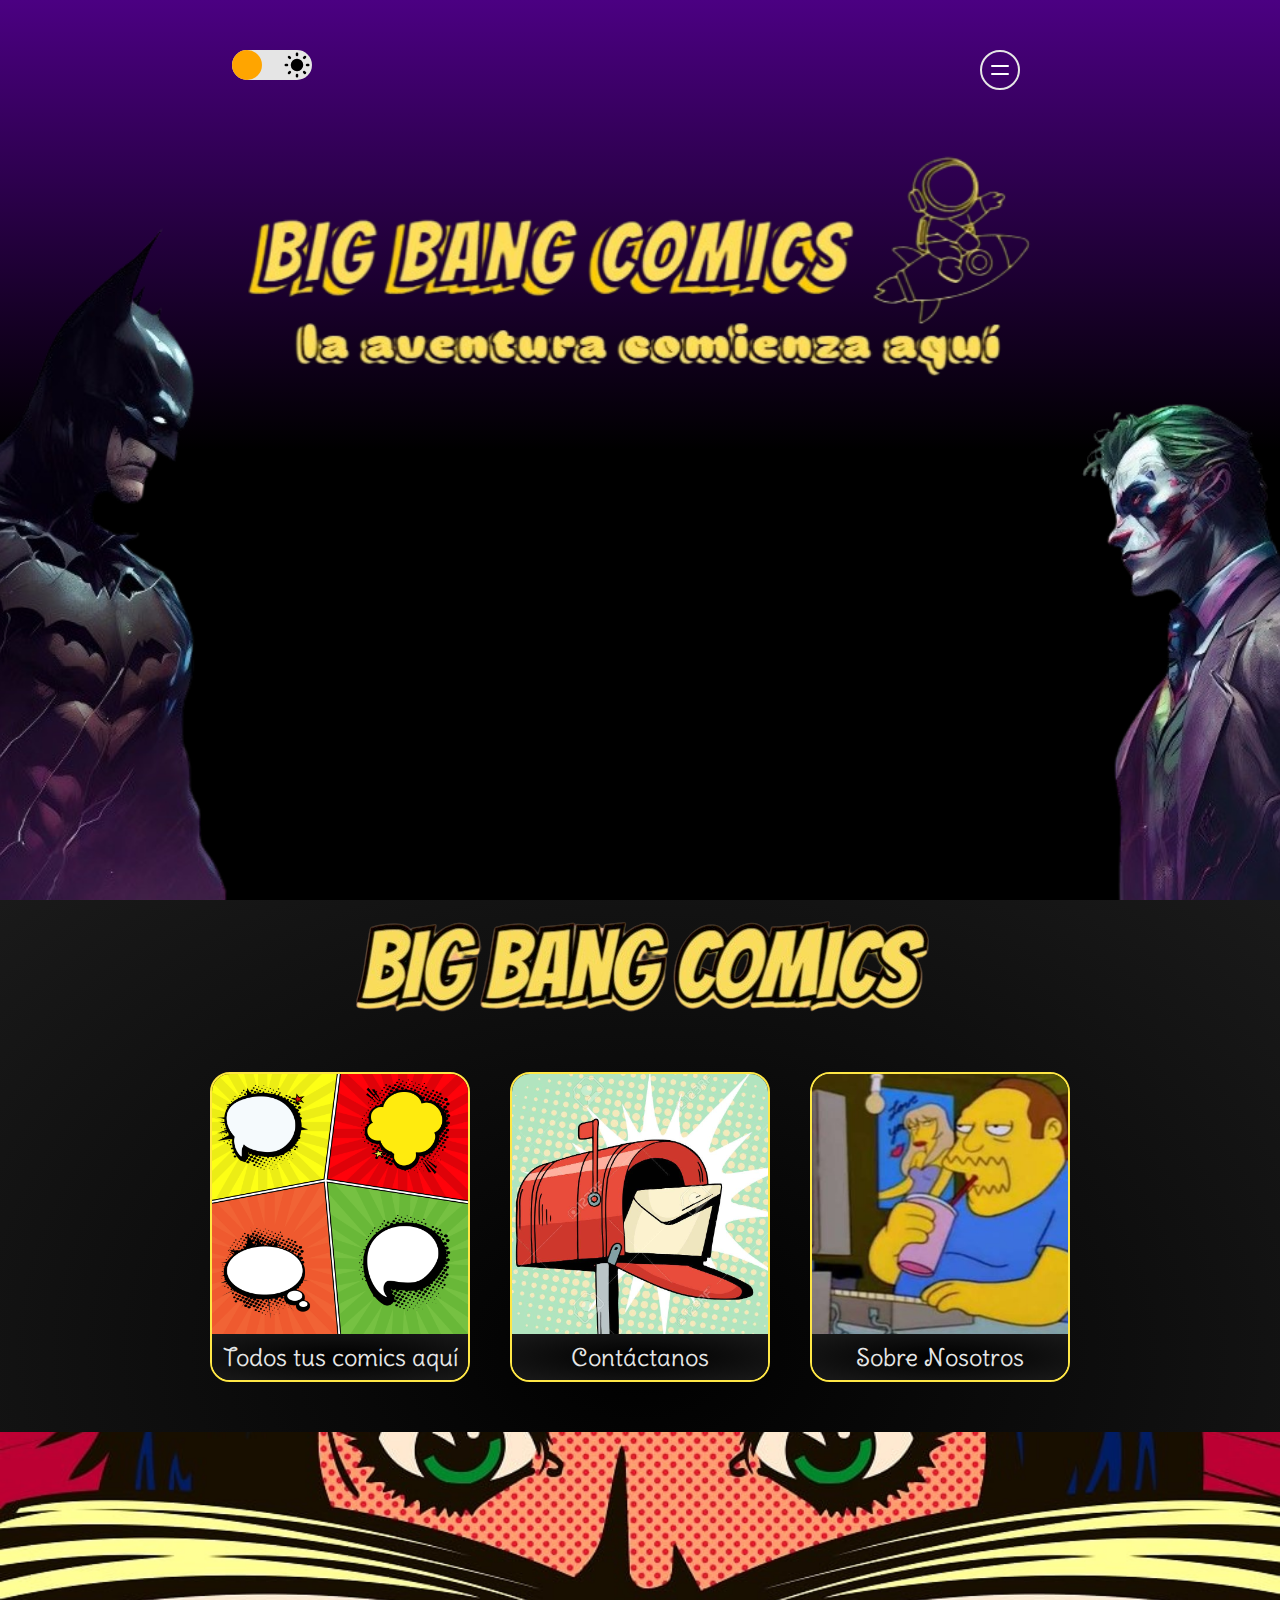
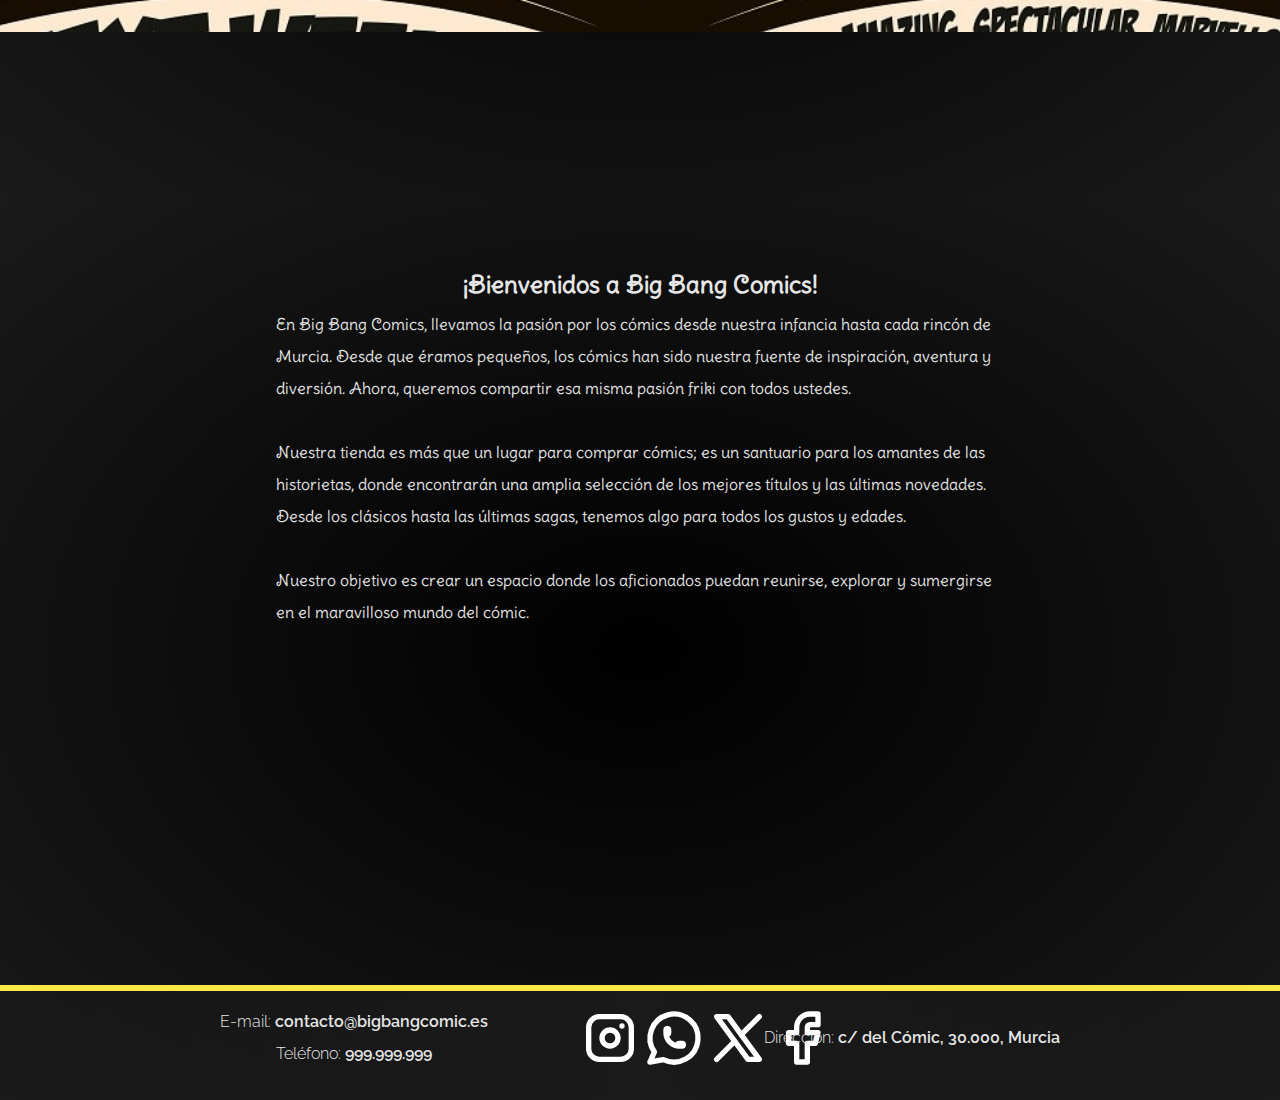
<file: index.html>
<!DOCTYPE html>
<html lang="es">
<head>
    <meta charset="UTF-8">
    <meta name="viewport" content="width=device-width, initial-scale=1.0">
    <title>Big Bang - Home </title>
    <link rel="preconnect" href="https://fonts.googleapis.com">
    <link rel="preconnect" href="https://fonts.gstatic.com" crossorigin>
    <link href="https://fonts.googleapis.com/css2?family=Playfair+Display:ital,wght@0,700;1,700&family=Raleway:ital,wght@0,100..900;1,100..900&display=swap" rel="stylesheet">
    <link href="https://fonts.googleapis.com/css2?family=Delius+Swash+Caps&display=swap" rel="stylesheet">

    <link rel="stylesheet" href="/CSS/style.css">

</head>


    <div class="imagen-index">

        <div class="menu-home centrar-min">
            <div class="interruptor">
                <button class="pulsador-modo" id="pulsador-modo">
                    <span> <img src="/imagenes/iconos/moon.svg" alt="" class="luna"> </span>
                    <span> <img src="/imagenes/iconos/sun.svg" class="sol" alt=""> </span>
                </button>
            </div>

            <div class="banner-index">
                <img src="/imagenes/img/banner.png" alt="" class="banner-home">
            </div>

            <div class="botones">
                <div class="btn" id="interruptor-menu">
                    <img src="/imagenes/iconos/menu-blanco.svg" id="menu" class="menu" alt="">
                </div>
            </div>


        </div>

            <img src="/imagenes/img/batman-home.png" alt="" class="batman-index">
            <img src="/imagenes/img/joker-home.png" alt="" class="joker-index">

    </div>



        <!-- M E N U  -->

        <nav class="menu-principal" id="menu-principal">
            <img src="/imagenes/iconos/cerrar-blanco.svg" id="cerrar-menu" class="cerrar-menu" alt="">

            <div class="elemento-lista">
                <ul class="lista">
                    <li class="elemento-lista">
                        <div class="elemento-menu">
                            <a class="enlace-menu" href="/index.html"> Home </a>
                        </div>
                    </li>

                    <li class="elemento-lista">
                        <div class="elemento-menu">
                            <a class="enlace-menu" href="/productos.html"> Cómics </a>
                        </div>
                    </li>
        
                    <li class="elemento-lista">
                        <div class="elemento-menu">
                            <a class="enlace-menu" href="/contacto.html"> Contacto </a>
                        </div>
                    </li>
                </ul>
            </div>
        </nav> 

        <!-- MAIN -->
        <main class="main-home">
            <div class="home-uno">
                <div class="menu centrar-min">
                    <img src="/imagenes/img/logo-banner.png" alt="">
                </div>

                <section class="secciones-home centrar-max">
                    <a class="seccion-home tienda" href="/productos.html">
                        <div class="imagen-tienda">
                        </div>
                        <div class="texto-tienda">
                            <p>Todos tus comics aquí</p>
                        </div>
                    </a>
                    <a class="seccion-home contacto-home" href="/contacto.html">
                        <div class="imagen-contacto">
                        </div>
                        <div class="texto-tienda">
                            <p>Contáctanos</p>
                        </div>
                    </a>
                    <a class="seccion-home tienda" href="/index.html">
                        <div class="imagen-nosotros">
                        </div>
                        <div class="texto-tienda">
                            <p>Sobre Nosotros</p>
                        </div>
                    </a>


                </section>

                <section class="banner-main">
                </section>
            </div>

            <div class="home-dos" >

                <section class="sobrenosotros-home centrar-max" id="traslado">
                        <h1 class="nosotros-home-titulo">¡Bienvenidos a Big Bang Comics!</h1>

                        <p class="nosotros-home-texto">
                            En Big Bang Comics, llevamos la pasión por los cómics desde nuestra infancia hasta cada rincón de Murcia. Desde que éramos pequeños, los cómics han sido nuestra fuente de inspiración, aventura y diversión. Ahora, queremos compartir esa misma pasión friki con todos ustedes.
                            <br> <br>
                            Nuestra tienda es más que un lugar para comprar cómics; es un santuario para los amantes de las historietas, donde encontrarán una amplia selección de los mejores títulos y las últimas novedades. Desde los clásicos hasta las últimas sagas, tenemos algo para todos los gustos y edades.
                            <br> <br>
                            
                            Nuestro objetivo es crear un espacio donde los aficionados puedan reunirse, explorar y sumergirse en el maravilloso mundo del cómic. 

                        </p>




                </section>
                <footer class="footer">
                    <div class="menu-footer centrar">
        
                        <div class="elementos-footer">
                                <p><span>E-mail: </span>  contacto@bigbangcomic.es</p>
                                <p><span>Teléfono: </span> 999.999.999</p>
                        </div>
        
                        <div class="brand">
                            <img src="/imagenes/iconos/brand-instagram.svg" alt="">
                            <img src="/imagenes/iconos/brand-whatsapp.svg" alt="">
                            <img src="/imagenes/iconos/brand-x.svg" alt="">
                            <img src="/imagenes/iconos/brand-facebook.svg" alt="">
                        </div>
        
                        <div class="elementos-footer">
                            <p><span>Dirección:</span> c/ del Cómic, 30.000, Murcia </p>
                        </div>
                    </div>  
                </footer> 

            </div>

        </main>


        <script src="/JavaScript/menu.js"></script>
        <script src="/JavaScript/mouse.js"></script>
        <script src="/JavaScript/modo.js"></script>
    </body>
</file>
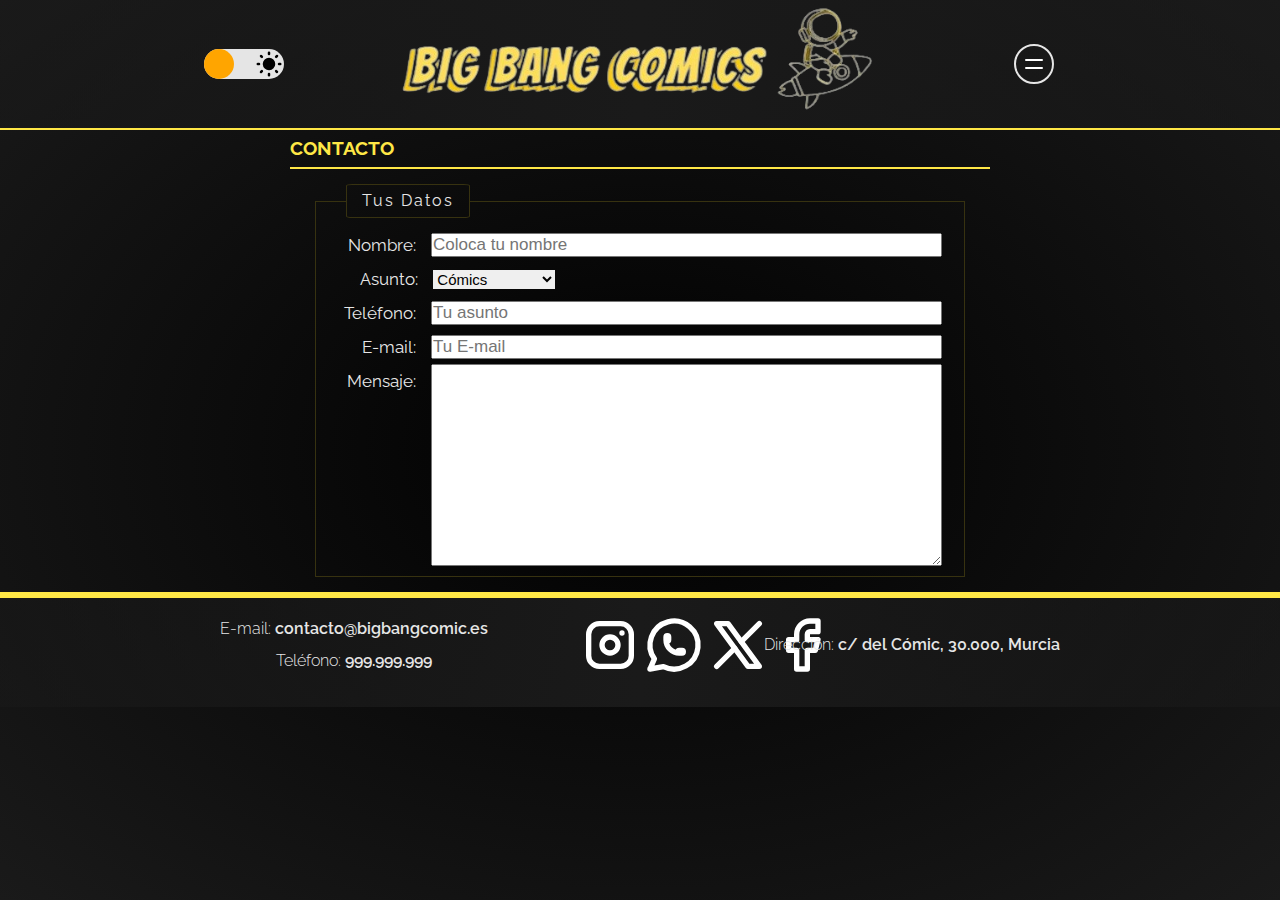
<file: contacto.html>
<!DOCTYPE html>
<html lang="es">
<head>
    <meta charset="UTF-8">
    <meta name="viewport" content="width=device-width, initial-scale=1.0">
    <title>Big Bang - Contacto </title>
    <link rel="preconnect" href="https://fonts.googleapis.com">
    <link rel="preconnect" href="https://fonts.gstatic.com" crossorigin>
    <link href="https://fonts.googleapis.com/css2?family=Playfair+Display:ital,wght@0,700;1,700&family=Raleway:ital,wght@0,100..900;1,100..900&display=swap" rel="stylesheet">
    <link rel="stylesheet" href="/CSS/style.css">
</head>

<body>
    <header class="header">
        <div class="header-contenedor centrar-min">

            <div class="interruptor">
                <button class="pulsador-modo" id="pulsador-modo">
                    <span> <img src="/imagenes/iconos/moon.svg" alt="" class="luna"> </span>
                    <span> <img src="/imagenes/iconos/sun.svg" class="sol" alt=""> </span>
                </button>
            </div>

            <div class="logo-nombre">
                <div class="nombre">
                    <img class="nombre" src="/imagenes/img/banner-nombre.png" alt="" class="nombre-cabecera">
                </div>
                
                <img src="/imagenes/img/batman.png" alt="" class="batman-img">

            </div>
            
            <div class="botones">
                <div class="btn" id="interruptor-menu">
                    <img src="/imagenes/iconos/menu-blanco.svg" id="menu" class="menu" alt="">
                </div>
            </div>
        </div>


    </header>

        <!-- M E N U  -->
        <nav class="menu-principal" id="menu-principal">
            <img src="/imagenes/iconos/cerrar-blanco.svg" id="cerrar-menu" class="cerrar-menu" alt="">

            <div class="elemento-lista">
                <ul class="lista">
                    <li class="elemento-lista">
                        <div class="elemento-menu">
                            <a class="enlace-menu" href="/index.html"> Home </a>
                        </div>
                    </li>

                    <li class="elemento-lista">
                        <div class="elemento-menu">
                            <a class="enlace-menu" href="/productos.html"> Cómics </a>
                        </div>
                    </li>
        
                    <li class="elemento-lista">
                        <div class="elemento-menu">
                            <a class="enlace-menu" href="/contacto.html"> Contacto </a>
                        </div>
                    </li>
                </ul>
            </div>
        </nav> 

    <main class="main centrar-min">
        <section class="main-contacto">
            <div class="titulo-contacto">
                <h3>Contacto</h3>
            </div>

            <form action="" class="formulario">
                <fieldset>
                    <legend>Tus datos</legend>

                    <div class="campos">
                        <div class="campo">
                            <label for="nombre">Nombre:</label>
                            <input class="input" id="nombre" type="text" placeholder="Coloca tu nombre" required>
                        </div>
                        
                        <div class="campo">
                          <label for="asunto">Asunto:</label>
                          <div class="campo-asuntos">
                            <select name="" id="pais">
                                <option disabled>-- Seleccione --</option>
                                <option value="Co">Cómics</option>
                                <option value="Pr">Proveedores</option>
                                <option value="Ot">Otros</option>
                              </select>
                          </div>
                        </div>
              
                        <div class="campo">
                          <label for="telefono">Teléfono:</label>
                          <input class="input" id="telefono" type="tel" placeholder="Tu asunto" required> 
                        </div>
              
                        <div class="campo">
                          <label for="email">E-mail:</label>
                          <input class="input" id="email" type="email" placeholder="Tu E-mail">
                        </div>
                        
                        <div class="campo">
                          <label for="mensaje">Mensaje:</label>
                          <textarea class="input" name="" id="" cols="20" rows="10"></textarea>
                        </div>

                      
                    </div>
                </fieldset>
            </form>

        </section>


    </main>

        

        
    <footer class="footer">
        <div class="menu-footer centrar">

            <div class="elementos-footer">
                    <p><span>E-mail: </span>  contacto@bigbangcomic.es</p>
                    <p><span>Teléfono: </span> 999.999.999</p>
            </div>

            <div class="brand">
                <img src="/imagenes/iconos/brand-instagram.svg" alt="">
                <img src="/imagenes/iconos/brand-whatsapp.svg" alt="">
                <img src="/imagenes/iconos/brand-x.svg" alt="">
                <img src="/imagenes/iconos/brand-facebook.svg" alt="">
            </div>

            <div class="elementos-footer">
                <p><span>Dirección:</span> c/ del Cómic, 30.000, Murcia </p>
            </div>
        </div>  
    </footer> 


    <script src="/JavaScript/modo.js"></script>
    <script src="/JavaScript/menu.js"></script>
    <script src="/JavaScript/desplegable.js"></script>
    <script src="/JavaScript/compra.js"></script>
    </body>
</file>
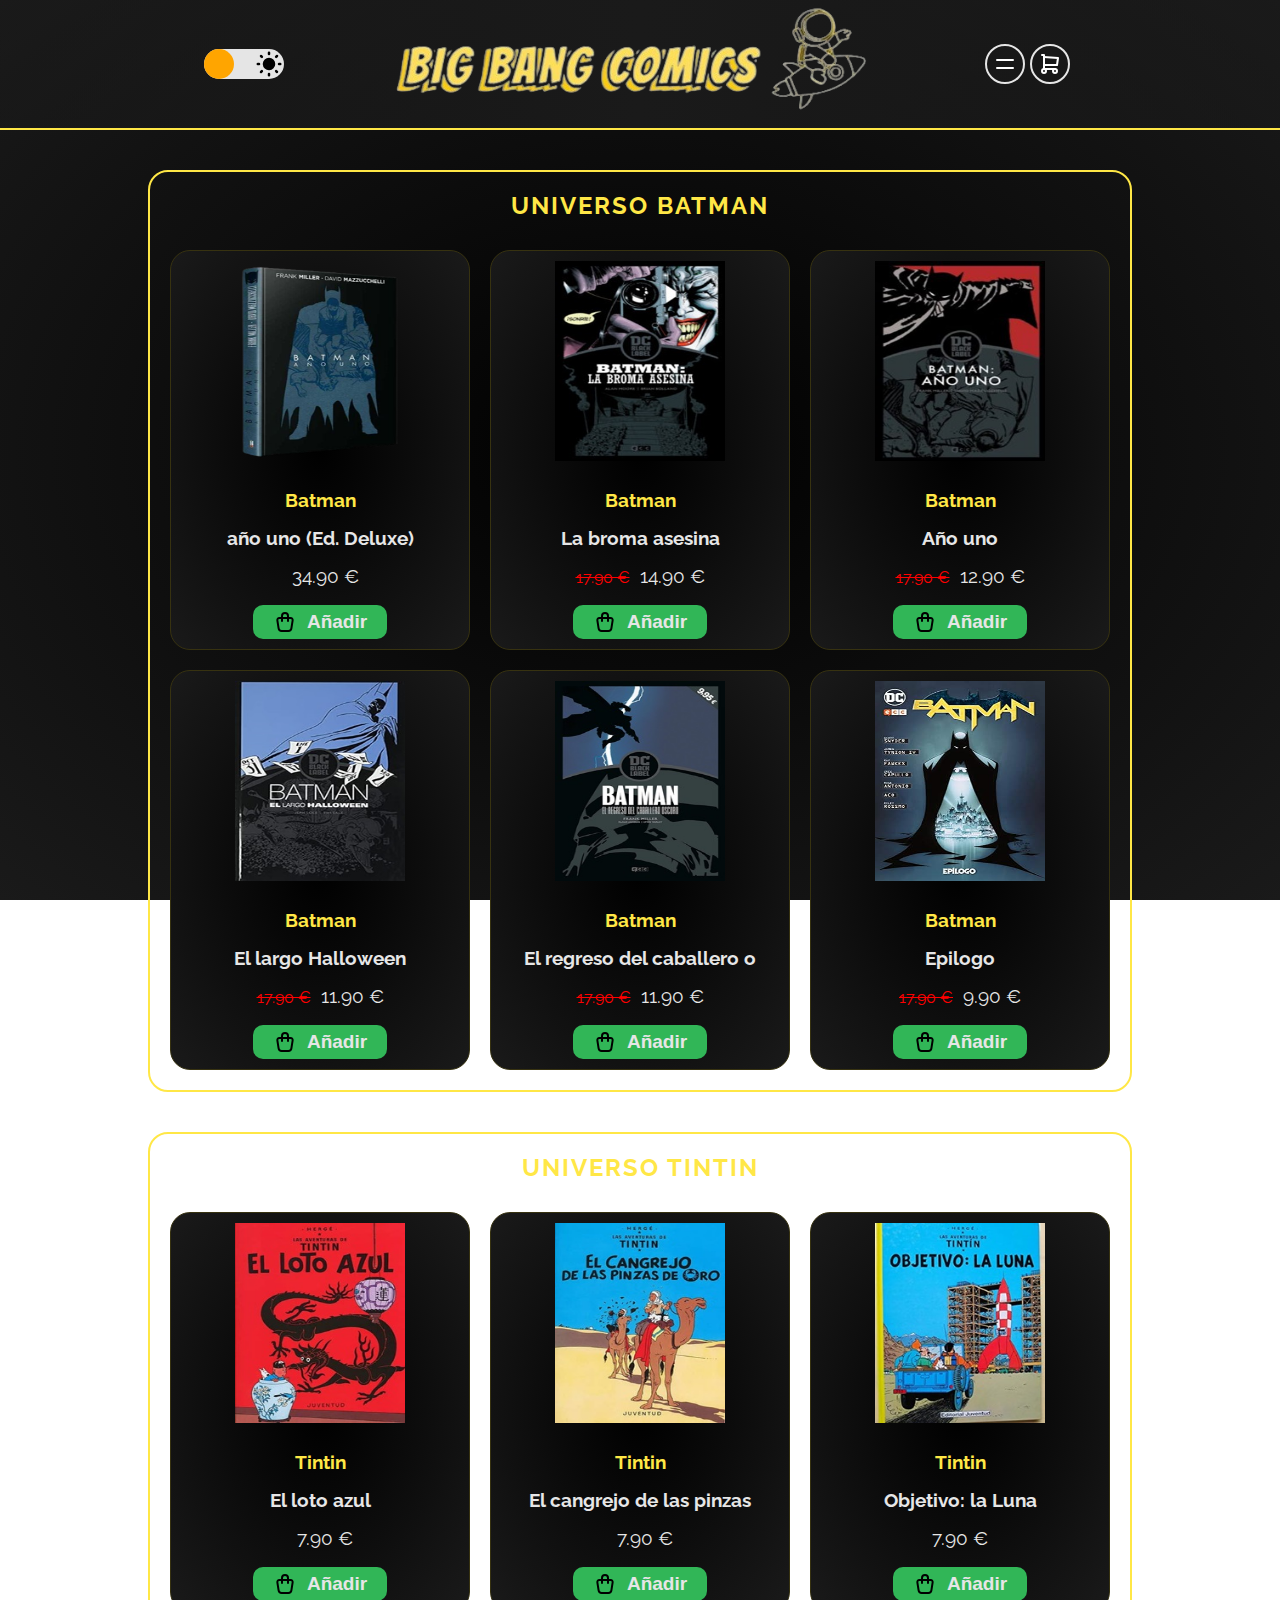
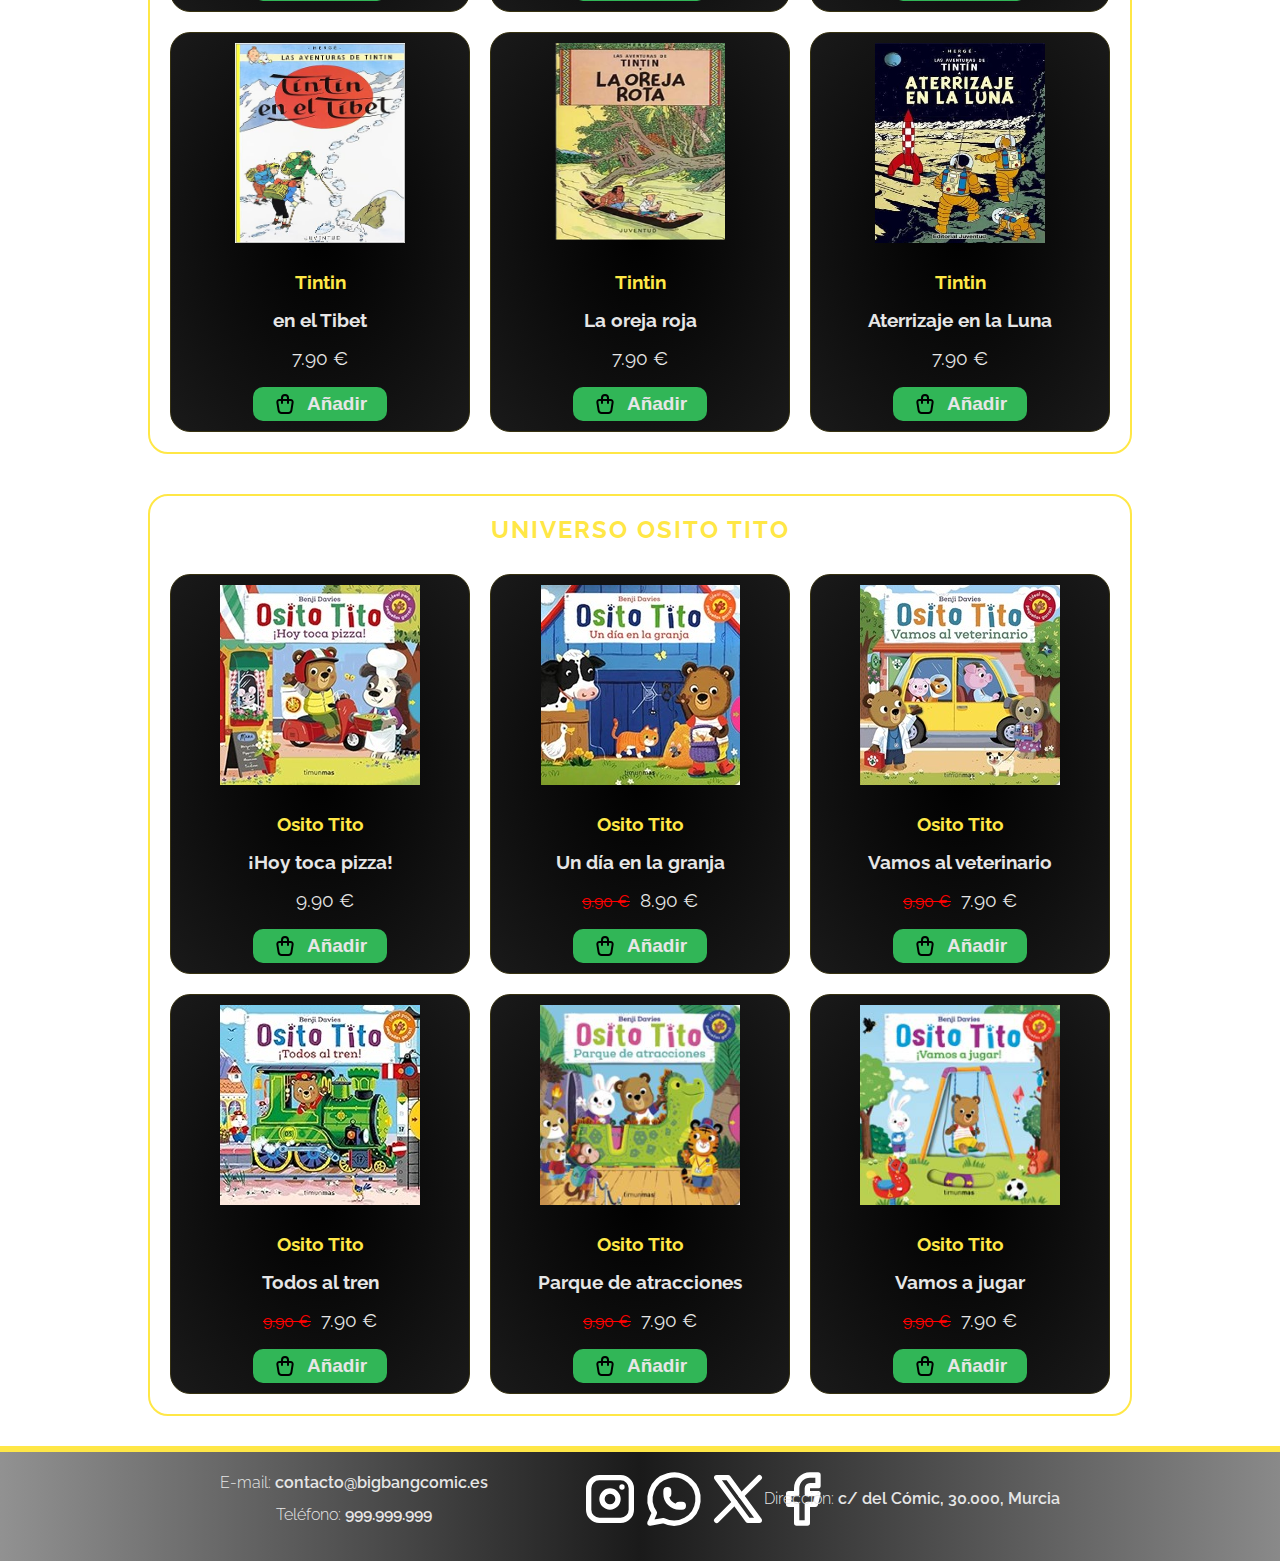
<file: productos.html>
<!DOCTYPE html>
<html lang="es">
<head>
    <meta charset="UTF-8">
    <meta name="viewport" content="width=device-width, initial-scale=1.0">
    <title>Big Bang - Productos </title>
    <link rel="preconnect" href="https://fonts.googleapis.com">
    <link rel="preconnect" href="https://fonts.gstatic.com" crossorigin>
    <link href="https://fonts.googleapis.com/css2?family=Playfair+Display:ital,wght@0,700;1,700&family=Raleway:ital,wght@0,100..900;1,100..900&display=swap" rel="stylesheet">
    <link rel="stylesheet" href="/CSS/style.css">
</head>

<body>

        <header class="header">
            <div class="header-contenedor centrar-min">
    
                <div class="interruptor">
                    <button class="pulsador-modo" id="pulsador-modo">
                        <span> <img src="/imagenes/iconos/moon.svg" alt="" class="luna"> </span>
                        <span> <img src="/imagenes/iconos/sun.svg" class="sol" alt=""> </span>
                    </button>
                </div>
    
                <div class="logo-nombre">
                    <div class="nombre">
                        <img class="nombre" src="/imagenes/img/banner-nombre.png" alt="" class="nombre-cabecera">
                    </div>
                    
                    <img src="/imagenes/img/batman.png" alt="" class="batman-img">

                </div>
                
                <div class="botones">
                    <div class="btn" id="interruptor-menu">
                        <img src="/imagenes/iconos/menu-blanco.svg" id="menu" class="menu" alt="">
                    </div>
                    
    
                    <div class="btn" id="compra">
                        <img src="/imagenes/iconos/carro-blanco.svg" alt="" id="carro">
                    </div>


                </div>
            </div>


        </header>

        <!-- M E N U  -->
        <nav class="menu-principal" id="menu-principal">
            <img src="/imagenes/iconos/cerrar-blanco.svg" id="cerrar-menu" class="cerrar-menu" alt="">

            <div class="elemento-lista">
                <ul class="lista">
                    <li class="elemento-lista">
                        <div class="elemento-menu">
                            <a class="enlace-menu" href="/index.html"> Home </a>
                        </div>
                    </li>

                    <li class="elemento-lista">
                        <div class="elemento-menu">
                            <a class="enlace-menu" href="/productos.html"> Cómics </a>
                        </div>
                    </li>
        
                    <li class="elemento-lista">
                        <div class="elemento-menu">
                            <a class="enlace-menu" href="/contacto.html"> Contacto </a>
                        </div>
                    </li>
                </ul>
            </div>
        </nav> 

        <!-- CARRITO -->
        <div class="contenedor-carrito" id="contenedor-carrito">
            <ul>
                <li class="menu-compra"> 
                    <div class="carrito" id="carrito">
                        <img src="/imagenes/iconos/cerrar-blanco.svg" id="cerrar-carrito" class="cerrar-carrito" alt="">
                        <table class="lista-carrito">
                            <thead>
                                <tr>
                                    <th>Artículo</th>
                                    <th>Precio</th>
                                    <th>Cantidad</th>
                                    <th></th>
                                </tr>
                            </thead>
    
                            <tbody></tbody>
                        </table>

                        <a id="vaciar" class="vaciar"> Vaciar Carrito</a>
                    </div>
                </li>
            </ul>
        </div> 
        
        <!-- MAIN -->

        <main class="main-productos centrar-max">
            <section class="seccion seccion-batman centrar" id="lista-productos">
                <div class="elemento-index desplegable" id="elemento-menu">
                    <div class="titulo-seccion">
                        <h2>Universo Batman</h2>
                    </div>
                </div>
                
                <div class="contenidos centrar-max">

                    <div class="contenido-principal centrar-max">

                        <div class="elemento-seccion-principal centrar-max">

                            <div class="imagen-seccion-principal">
                                <img src="/imagenes/img/batman-05.png" alt="" class="imagen-producto-principal imagen-principal-batman">
                            </div>

                            <div class="producto-seccion-principal">
                                <div class="datos-seccion info-producto">
                                    <div class="titulo-datos" id="b5">
                                        <div>
                                            <h4 class="nombre-seccion nombre-producto"> Batman </h4>
                                        </div>

                                        <div>
                                            <h4 class="nombre-titulo nombre-producto"> año uno (Ed. Deluxe) </h4>
                                        </div>
                                    </div>
                                    <div class="precio-datos">
                                        <p> <p class="precio-producto"> 34.90 €</p>
                                    </div>

                                    <button class="agregar-seccion">
                                        <img src="/imagenes/iconos/bolsa-compra-negra.svg" alt="" class="agregar-carrito">
                                        <p class="agregar-carrito">Añadir</p>
                                    </button>
                                </div>

                            </div>

                            
                        </div>
                    
                        <div class="elemento-seccion-principal centrar-max">

                            <div class="imagen-seccion-principal">
                                <img src="/imagenes/img/batman-2.jpeg" alt="" class="imagen-producto-principal imagen-principal-batman">
                            </div>

                            <div class="producto-seccion-principal">
                                <div class="datos-seccion info-producto">
                                    <div class="titulo-datos" id="b2">
                                        <div>
                                            <h4 class="nombre-seccion nombre-producto"> Batman </h4>
                                        </div>

                                        <div>
                                            <h4 class="nombre-titulo nombre-producto"> La broma asesina </h4>
                                        </div>
                                    </div>
                                    <div class="precio-datos">
                                        <p><span>17.90 €</span> <p class="precio-producto"> 14.90 €</p>
                                    </div>

                                    <button class="agregar-seccion">
                                        <img src="/imagenes/iconos/bolsa-compra-negra.svg" alt="" class="agregar-carrito">
                                        <p class="agregar-carrito">Añadir</p>
                                    </button>
                                </div>

                            </div>

                            
                        </div>

                        <div class="elemento-seccion-principal centrar-max">

                            <div class="imagen-seccion-principal">
                                <img src="/imagenes/img/batman-1.jpeg" alt="" class="imagen-producto-principal imagen-principal-batman">
                            </div>

                            <div class="producto-seccion-principal">
                                <div class="datos-seccion info-producto">
                                    <div class="titulo-datos titulo-datos-secundario" id="b3">
                                        <div>
                                            <h4 class="nombre-seccion nombre-producto"> Batman </h4>
                                        </div>

                                        <div>
                                            <h4 class="nombre-titulo nombre-producto"> Año uno </h4>
                                        </div>
                                    </div>
                                    <div class="precio-datos">
                                        <p> <span>17.90 €</span> </p> <p class="precio-producto"> 12.90 €</p>
                                    </div>
                                    <button class="agregar-seccion">
                                        <img src="/imagenes/iconos/bolsa-compra-negra.svg" alt="" class="agregar-carrito">
                                        <p class="agregar-carrito">Añadir</p>
                                    </button>
                                </div>
                            </div>

                            
                        </div>

                        <div class="elemento-seccion-principal centrar-max">

                            <div class="imagen-seccion-principal">
                                <img src="/imagenes/img/batman-4.jpg" alt="" class="imagen-producto-principal imagen-principal-batman">
                            </div>

                            <div class="producto-seccion-principal">
                                <div class="datos-seccion info-producto">
                                    <div class="titulo-datos titulo-datos-secundario" id="b4">
                                        <div>
                                            <h4 class="nombre-seccion nombre-producto"> Batman </h4>
                                        </div>

                                        <div>
                                            <h4 class="nombre-titulo nombre-producto"> El largo Halloween </h4>
                                        </div>
                                    </div>
                                    <div class="precio-datos">
                                        <p> <span>17.90 €</span> </p> <p class="precio-producto"> 11.90 €</p>
                                    </div>
                                    <button class="agregar-seccion">
                                        <img src="/imagenes/iconos/bolsa-compra-negra.svg" alt="" class="agregar-carrito">
                                        <p class="agregar-carrito">Añadir</p>
                                    </button>
                                </div>
                            </div>

                            
                        </div>

                        <div class="elemento-seccion-principal centrar-max">

                            <div class="imagen-seccion-principal">
                                <img src="/imagenes/img/batman-3pg.jpg" alt="" class="imagen-producto-principal imagen-principal-batman">
                            </div>

                            <div class="producto-seccion-principal">
                                <div class="datos-seccion info-producto">
                                    <div class="titulo-datos titulo-datos-secundario" id="b3">
                                        <div>
                                            <h4 class="nombre-seccion nombre-producto"> Batman </h4>
                                        </div>

                                        <div>
                                            <h4 class="nombre-titulo nombre-producto"> El regreso del caballero o </h4>
                                        </div>
                                    </div>
                                    <div class="precio-datos">
                                        <p> <span>17.90 €</span> </p> <p class="precio-producto"> 11.90 €</p>
                                    </div>
                                    <button class="agregar-seccion">
                                        <img src="/imagenes/iconos/bolsa-compra-negra.svg" alt="" class="agregar-carrito">
                                        <p class="agregar-carrito">Añadir</p>
                                    </button>
                                </div>
                            </div>

                            
                        </div>

                        <div class="elemento-seccion-principal centrar-max">

                            <div class="imagen-seccion-principal">
                                <img src="/imagenes/img/batman-06.jpg" alt="" class="imagen-producto-principal imagen-principal-batman">
                            </div>

                            <div class="producto-seccion-principal">
                                <div class="datos-seccion info-producto">
                                    <div class="titulo-datos titulo-datos-secundario" id="b6">
                                        <div>
                                            <h4 class="nombre-seccion nombre-producto"> Batman </h4>
                                        </div>

                                        <div>
                                            <h4 class="nombre-titulo nombre-producto"> Epilogo </h4>
                                        </div>
                                    </div>
                                    <div class="precio-datos">
                                        <p> <span>17.90 €</span> </p> <p class="precio-producto"> 9.90 €</p>
                                    </div>
                                    <button class="agregar-seccion">
                                        <img src="/imagenes/iconos/bolsa-compra-negra.svg" alt="" class="agregar-carrito">
                                        <p class="agregar-carrito">Añadir</p>
                                    </button>
                                </div>
                            </div>

                            
                        </div>
                    </div>



                </div>

            </section>

            <section class="seccion seccion-tintin" id="lista-productos">
                <div class="elemento-index desplegable" id="elemento-menu">
                    <div class="titulo-seccion">
                        <h2>Universo Tintin</h2>
                    </div>
                </div>
                
                <div class="contenidos centrar-max">

                    <div class="contenido-principal centrar-max">

                        <div class="elemento-seccion-principal centrar-max">

                            <div class="imagen-seccion-principal">
                                <img src="/imagenes/img/tintin1.webp" alt="" class="imagen-producto-principal imagen-principal-tintin">
                            </div>

                            <div class="producto-seccion-principal">
                                <div class="datos-seccion info-producto">
                                    <div class="titulo-datos" id="t1">
                                        <div>
                                            <h4 class="nombre-seccion nombre-producto"> Tintin </h4>
                                        </div>

                                        <div>
                                            <h4 class="nombre-titulo nombre-producto"> El loto azul </h4>
                                        </div>
                                    </div>
                                    <div class="precio-datos">
                                        <p> <p class="precio-producto"> 7.90 €</p>
                                    </div>

                                    <button class="agregar-seccion">
                                        <img src="/imagenes/iconos/bolsa-compra-negra.svg" alt="" class="agregar-carrito">
                                        <p class="agregar-carrito">Añadir</p>
                                    </button>
                                </div>

                            </div>

                            
                        </div>
                    
                        <div class="elemento-seccion-principal centrar-max">

                            <div class="imagen-seccion-principal">
                                <img src="/imagenes/img/tintin2.webp" alt="" class="imagen-producto-principal imagen-principal-tintin">
                            </div>

                            <div class="producto-seccion-principal">
                                <div class="datos-seccion info-producto">
                                    <div class="titulo-datos" id="t2">
                                        <div>
                                            <h4 class="nombre-seccion nombre-producto"> Tintin </h4>
                                        </div>

                                        <div>
                                            <h4 class="nombre-titulo nombre-producto"> El cangrejo de las pinzas</h4>
                                        </div>
                                    </div>
                                    <div class="precio-datos">
                                        <p> <p class="precio-producto"> 7.90 €</p>
                                    </div>

                                    <button class="agregar-seccion">
                                        <img src="/imagenes/iconos/bolsa-compra-negra.svg" alt="" class="agregar-carrito">
                                        <p class="agregar-carrito">Añadir</p>
                                    </button>
                                </div>

                            </div>

                            
                        </div>

                        <div class="elemento-seccion-principal centrar-max">

                            <div class="imagen-seccion-principal">
                                <img src="/imagenes/img/tintin3jpg.jpg" alt="" class="imagen-producto-principal imagen-principal-tintin">
                            </div>

                            <div class="producto-seccion-principal">
                                <div class="datos-seccion info-producto">
                                    <div class="titulo-datos titulo-datos-secundario" id="t3">
                                        <div>
                                            <h4 class="nombre-seccion nombre-producto"> Tintin </h4>
                                        </div>

                                        <div>
                                            <h4 class="nombre-titulo nombre-producto"> Objetivo: la Luna </h4>
                                        </div>
                                    </div>
                                    <div class="precio-datos">
                                        <p class="precio-producto"> 7.90 €</p>
                                    </div>
                                    <button class="agregar-seccion">
                                        <img src="/imagenes/iconos/bolsa-compra-negra.svg" alt="" class="agregar-carrito">
                                        <p class="agregar-carrito">Añadir</p>
                                    </button>
                                </div>
                            </div>

                            
                        </div>

                        <div class="elemento-seccion-principal centrar-max">

                            <div class="imagen-seccion-principal">
                                <img src="/imagenes/img/tintin4.jpg" alt="" class="imagen-producto-principal imagen-principal-tintin">
                            </div>

                            <div class="producto-seccion-principal">
                                <div class="datos-seccion info-producto">
                                    <div class="titulo-datos titulo-datos-secundario" id="t4">
                                        <div>
                                            <h4 class="nombre-seccion nombre-producto"> Tintin </h4>
                                        </div>

                                        <div>
                                            <h4 class="nombre-titulo nombre-producto"> en el Tibet </h4>
                                        </div>
                                    </div>
                                    <div class="precio-datos">
                                        <p class="precio-producto"> 7.90 €</p>
                                    </div>
                                    <button class="agregar-seccion">
                                        <img src="/imagenes/iconos/bolsa-compra-negra.svg" alt="" class="agregar-carrito">
                                        <p class="agregar-carrito">Añadir</p>
                                    </button>
                                </div>
                            </div>

                            
                        </div>

                        <div class="elemento-seccion-principal centrar-max">

                            <div class="imagen-seccion-principal">
                                <img src="/imagenes/img/tintin-5.png" alt="" class="imagen-producto-principal imagen-principal-tintin">
                            </div>

                            <div class="producto-seccion-principal">
                                <div class="datos-seccion info-producto">
                                    <div class="titulo-datos titulo-datos-secundario" id="t5">
                                        <div>
                                            <h4 class="nombre-seccion nombre-producto"> Tintin </h4>
                                        </div>

                                        <div>
                                            <h4 class="nombre-titulo nombre-producto"> La oreja roja </h4>
                                        </div>
                                    </div>
                                    <div class="precio-datos">
                                         <p class="precio-producto"> 7.90 €</p>
                                    </div>
                                    <button class="agregar-seccion">
                                        <img src="/imagenes/iconos/bolsa-compra-negra.svg" alt="" class="agregar-carrito">
                                        <p class="agregar-carrito">Añadir</p>
                                    </button>
                                </div>
                            </div>

                            
                        </div>

                        <div class="elemento-seccion-principal centrar-max">

                            <div class="imagen-seccion-principal">
                                <img src="/imagenes/img/tintin-06.jpg" alt="" class="imagen-producto-principal imagen-principal-tintin">
                            </div>

                            <div class="producto-seccion-principal">
                                <div class="datos-seccion info-producto">
                                    <div class="titulo-datos titulo-datos-secundario" id="t6">
                                        <div>
                                            <h4 class="nombre-seccion nombre-producto"> Tintin </h4>
                                        </div>

                                        <div>
                                            <h4 class="nombre-titulo nombre-producto"> Aterrizaje en la Luna </h4>
                                        </div>
                                    </div>
                                    <div class="precio-datos">
                                        <p class="precio-producto"> 7.90 €</p>
                                    </div>
                                    <button class="agregar-seccion">
                                        <img src="/imagenes/iconos/bolsa-compra-negra.svg" alt="" class="agregar-carrito">
                                        <p class="agregar-carrito">Añadir</p>
                                    </button>
                                </div>
                            </div>

                            
                        </div>

                    </div>

                </div>


            </section>

            <section class="seccion seccion-osito" id="lista-productos">
                <div class="elemento-index desplegable centrar-min" id="elemento-menu">
                    <div class="titulo-seccion">
                        <h2>Universo Osito Tito</h2>
                    </div>

                </div>
                
                <div class="contenidos centrar-max">

                    <div class="contenido-principal centrar-max">

                        <div class="elemento-seccion-principal centrar-max">

                            <div class="imagen-seccion-principal">
                                <img src="/imagenes/img/osito-tito1.jpg" alt="" class="imagen-producto-principal imagen-principal-osito">
                            </div>

                            <div class="producto-seccion-principal">
                                <div class="datos-seccion info-producto">
                                    <div class="titulo-datos" id="o1">
                                        <div>
                                            <h4 class="nombre-seccion nombre-producto"> Osito Tito </h4>
                                        </div>

                                        <div>
                                            <h4 class="nombre-titulo nombre-producto"> ¡Hoy toca pizza! </h4>
                                        </div>
                                    </div>
                                    <div class="precio-datos">
                                        <p> <p class="precio-producto"> 9.90 €</p>
                                    </div>

                                    <button class="agregar-seccion">
                                        <img src="/imagenes/iconos/bolsa-compra-negra.svg" alt="" class="agregar-carrito">
                                        <p class="agregar-carrito">Añadir</p>
                                    </button>
                                </div>

                            </div>

                            
                        </div>
                    
                        <div class="elemento-seccion-principal centrar-max">

                            <div class="imagen-seccion-principal">
                                <img src="/imagenes/img/osito-tito2.jpg" alt="" class="imagen-producto-principal imagen-principal-osito">
                            </div>

                            <div class="producto-seccion-principal">
                                <div class="datos-seccion info-producto">
                                    <div class="titulo-datos" id="o2">
                                        <div>
                                            <h4 class="nombre-seccion nombre-producto"> Osito Tito </h4>
                                        </div>

                                        <div>
                                            <h4 class="nombre-titulo nombre-producto"> Un día en la granja</h4>
                                        </div>
                                    </div>
                                    <div class="precio-datos">
                                        <p> <span>9.90 €</span> </p> <p class="precio-producto"> 8.90 €</p>
                                    </div>

                                    <button class="agregar-seccion">
                                        <img src="/imagenes/iconos/bolsa-compra-negra.svg" alt="" class="agregar-carrito">
                                        <p class="agregar-carrito">Añadir</p>
                                    </button>
                                </div>

                            </div>

                            
                        </div>
                    
                        <div class="elemento-seccion-principal centrar-max">

                            <div class="imagen-seccion-principal">
                                <img src="/imagenes/img/osito-tito3.jpg" alt="" class="imagen-producto-principal imagen-principal-osito">
                            </div>

                            <div class="producto-seccion-principal">
                                <div class="datos-seccion info-producto">
                                    <div class="titulo-datos titulo-datos-secundario" id="02">
                                        <div>
                                            <h4 class="nombre-seccion nombre-producto"> Osito Tito </h4>
                                        </div>

                                        <div>
                                            <h4 class="nombre-titulo nombre-producto"> Vamos al veterinario </h4>
                                        </div>
                                    </div>
                                    <div class="precio-datos">
                                        <p> <span>9.90 €</span> </p> <p class="precio-producto"> 7.90 €</p>
                                    </div>
                                    <button class="agregar-seccion">
                                        <img src="/imagenes/iconos/bolsa-compra-negra.svg" alt="" class="agregar-carrito">
                                        <p class="agregar-carrito">Añadir</p>
                                    </button>
                                </div>
                            </div>

                            
                        </div>
    
                        <div class="elemento-seccion-principal centrar-max">

                            <div class="imagen-seccion-principal">
                                <img src="/imagenes/img/osito-tito4.jpg" alt="" class="imagen-producto-principal imagen-principal-osito">
                            </div>

                            <div class="producto-seccion-principal">
                                <div class="datos-seccion info-producto">
                                    <div class="titulo-datos titulo-datos-secundario" id="o4">
                                        <div>
                                            <h4 class="nombre-seccion nombre-producto"> Osito Tito </h4>
                                        </div>

                                        <div>
                                            <h4 class="nombre-titulo nombre-producto"> Todos al tren </h4>
                                        </div>
                                    </div>
                                    <div class="precio-datos">
                                        <p> <span>9.90 €</span> </p> <p class="precio-producto"> 7.90 €</p>
                                    </div>
                                    <button class="agregar-seccion">
                                        <img src="/imagenes/iconos/bolsa-compra-negra.svg" alt="" class="agregar-carrito">
                                        <p class="agregar-carrito">Añadir</p>
                                    </button>
                                </div>

                            </div>

                            
                        </div>
                
                        <div class="elemento-seccion-principal centrar-max">

                            <div class="imagen-seccion-principal">
                                <img src="/imagenes/img/osito-tito5.webp" alt="" class="imagen-producto-principal imagen-principal-osito">
                            </div>

                            <div class="producto-seccion-principal">
                                <div class="datos-seccion info-producto">
                                    <div class="titulo-datos titulo-datos-secundario" id="o5">
                                        <div>
                                            <h4 class="nombre-seccion nombre-producto"> Osito Tito </h4>
                                        </div>

                                        <div>
                                            <h4 class="nombre-titulo nombre-producto"> Parque de atracciones </h4>
                                        </div>
                                    </div>
                                    <div class="precio-datos">
                                        <p> <span>9.90 €</span> </p> <p class="precio-producto"> 7.90 €</p>
                                    </div>
                                    <button class="agregar-seccion">
                                        <img src="/imagenes/iconos/bolsa-compra-negra.svg" alt="" class="agregar-carrito">
                                        <p class="agregar-carrito">Añadir</p>
                                    </button>
                                </div>
                            </div>

                            
                        </div>

                                            
                        <div class="elemento-seccion-principal centrar-max">

                            <div class="imagen-seccion-principal">
                                <img src="/imagenes/img/osito-tito6.webp" alt="" class="imagen-producto-principal imagen-principal-osito">
                            </div>

                            <div class="producto-seccion-principal">
                                <div class="datos-seccion info-producto">
                                    <div class="titulo-datos titulo-datos-secundario" id="o6">
                                        <div>
                                            <h4 class="nombre-seccion nombre-producto"> Osito Tito </h4>
                                        </div>

                                        <div>
                                            <h4 class="nombre-titulo nombre-producto"> Vamos a jugar </h4>
                                        </div>
                                    </div>
                                    <div class="precio-datos">
                                        <p> <span>9.90 €</span> </p> <p class="precio-producto"> 7.90 €</p>
                                    </div>
                                    <button class="agregar-seccion">
                                        <img src="/imagenes/iconos/bolsa-compra-negra.svg" alt="" class="agregar-carrito">
                                        <p class="agregar-carrito">Añadir</p>
                                    </button>
                                </div>
                            </div>

                            
                        </div>

                    </div>



                </div>


            </section>
        </main>


        
        <footer class="footer">
            <div class="menu-footer centrar">

                <div class="elementos-footer">
                        <p><span>E-mail: </span>  contacto@bigbangcomic.es</p>
                        <p><span>Teléfono: </span> 999.999.999</p>
                </div>

                <div class="brand">
                    <img src="/imagenes/iconos/brand-instagram.svg" alt="">
                    <img src="/imagenes/iconos/brand-whatsapp.svg" alt="">
                    <img src="/imagenes/iconos/brand-x.svg" alt="">
                    <img src="/imagenes/iconos/brand-facebook.svg" alt="">
                </div>

                <div class="elementos-footer">
                    <p><span>Dirección:</span> c/ del Cómic, 30.000, Murcia </p>
                </div>
            </div>  
        </footer> 
    


        <script src="/JavaScript/modo.js"></script>
        <script src="/JavaScript/menu.js"></script>
        <script src="/JavaScript/desplegable.js"></script>
        <script src="/JavaScript/compra.js"></script>
    </body>
</file>
<file: CSS/style.css>
html{
    font-size: 62.5%; /* 1 rem = 10px */
}

*{
    box-sizing: border-box;
    margin: 0;
    padding: 0;
}

/* ------ ------  ------ ------  ------ ------ ------ ------ R O O T ------ ------  ------ ------  ------ ------ ------ ------ */

:root{
    --bg-body: radial-gradient(ellipse,#000000, #1a1a1a );
    --bg-card: linear-gradient(to right, #1a1a1a7a , #1a1a1a , #1a1a1a83 );
    --modo: #e5e5e5;
    --sombra: #1a1a1a;
    --text-color: #e6e6e6;
    --titulo-color: #ffe746;
    --bg-banner: linear-gradient( #12121260, #121212, #121212, #1212123e);
    --borde-principal: .6rem solid var(--amarillo-principal);

    --borde: .2rem solid var(--amarillo-principal);
    --amarillo-principal: #ffe746;
    --transicion: .3s ease;
    --blanco: #e6e6e6;
    --borde-bg: .1rem solid #373210;
    --borde-hover: .1rem solid var(--amarillo-principal);
}

body.claro{
    --bg-body: radial-gradient(ellipse,#ffffff, #e5e5e5);
    --bg-card: linear-gradient(to right, #fefefe, #fefefe);
    --sombra: #e5e5e5;
    --borde-bg: .1rem solid #c8cbef;
    --modo: #010101;

    --text-color: #010101;
    --titulo-color: #010101;     
    --amarillo-principal:#ecbb06;
    --borde-principal: .6rem solid var(--amarillo-principal);
    --borde: .2rem solid var(--amarillo-principal);
}

/* ------ ------  ------ ------  ------ ------ ------ ------ */

/* ------ ------  ------ ------  ------ ------ ------ ------ C E N T R A R ------ ------  ------ ------  ------ ------ ------ ------ */
.centrar-min{
    max-width: 90rem;
    margin: 0 auto;
    background: radial-gradient();
}

.centrar{
    max-width: 110rem;
    margin: 0 auto;
}

.centrar-max{
    max-width: 180rem;
    margin: 0 auto;
}    

/* ------ ------  ------ ------  ------ ------ ------ ------ */

/* ------ ------  ------ ------  ------ ------ ------ ------ U T I L I D A D E S ------ ------  ------ ------  ------ ------ ------ ------ */

.desenfoque{
    filter: blur(.2rem);
    pointer-events: none;
}

.fondo-desenfoque{
    background: var(--bg-card);
    overflow-y: hidden;
}

.borrar{
    background-color: red;
    color: var(--text-color);
    display: flex;
    border-radius: 100%;
    cursor: pointer;
}

/* ------ ------  ------ ------  ------ ------ ------ ------ */


body{
    background: var(--bg-body);
    background-size: cover; /* Ajusta el tamaño del fondo */
    background-attachment: fixed;
    color: var(--text-color);
    font-family: "Raleway", sans-serif;
    font-size: 1.6rem;
    line-height: 2;
    cursor: default;
    overflow-y: scroll;
    height: 100vh;
    transition: all (var(--transicion));
}

/* ------ ------  ------ ------  ------ ------ ------ ------ H E A D E R ------ ------  ------ ------  ------ ------ ------ ------ */

header{
    width: 100%;
    height: 13rem;
    padding: 1.5rem;
    font-size: 1.5;
    font-weight: 600;
    margin: 0 auto;
    background: var(--bg-card);
    border-bottom: var(--borde);
    display: flex;
    justify-content: center;
    align-items: center;
    overflow: hidden;
}

.header-contenedor{
    display: flex;
    width: 100%;
    justify-content: space-between;
    align-items: center;
    padding: 2rem 2rem;
    height: 8rem;
}

/* modo */

.interruptor{
    display: flex;
    flex-direction: column;
    justify-content: center;
    align-items: center;
    width: 12%;
    border-radius: 10%;
    transition: all .2s ease;
    gap: 2rem;
    width: 8%;
}

.pulsador-modo{
    background: var(--modo);
    border-radius: 100rem;
    border: none;
    position: relative;
    cursor: pointer;
    display: flex;
    align-items: center;
    justify-content: space-between;
    outline: none;
    width: 8rem;
}

.pulsador-modo::after{
    content: "";
    display: block;
    width: 3rem;
    height: 3rem;
    position: absolute;
    background-color: #fff;
    top: 0;
    left: 0;
    right: unset;
    border-radius: 10rem;
    transform: all var(--transicion);
    background: orange;
}

.pulsador-modo span {
    width: 3rem;
    height: 3rem;
    line-height: 3rem;
    display: block;
    background: none;
    color: #fff;
    display: flex;
}

.active{
    background-color: var(--modo);
}

.pulsador-modo.active::after {
    right: 0;
    left: unset;
}

/* banner */

.logo-nombre{
    display: flex;
    justify-content: center;
    align-items: center; 
    width: 100%;
    height: 5rem;
    transition: transform 2s ease;
    position: relative;
}

.nombre-cabecera{
    z-index: 2;
}

.logo-nombre img{
    width: 50rem;
}

.header-contenedor:hover .batman-img{
    transform: translateY(3rem) translateX(-26rem) scale(.3);
}

.nombre{
    padding: 1rem;
}

.batman-img{
    display: inline-block;
    position: absolute;
    transition: transform 2s ease;
    transform: translateY(11rem) translateX(-26rem) scale(.3);
    filter: drop-shadow(.5rem .5rem .5rem var(--sombra));
}

/* botones */

.botones{
    display: flex;
    justify-content: space-around;
    align-items: center;
    width: 10%;
    gap: .5rem;
}

.btn{
    display: flex;
    justify-content: center;
    align-items: center;
    cursor: pointer;
    border: .2rem solid var(--text-color);
    border-radius: 2rem;
    width: 4rem;
    height: 4rem;
    transition: transform var(--transicion);
}

.btn:hover{
    transform: scale(1.1);
}

/* ------ ------  ------ ------  ------ ------ ------ ------ */


/* ------ ------  ------ ------  ------ ------ ------ ------ M E N U ------ ------  ------ ------  ------ ------ ------ ------ */

.menu-principal{
    position: fixed;
    top: 2rem;
    right: -2rem; 
    height: auto;
    width: 20rem;
    display: none;
    align-items: center;
    justify-content: center;
    background: var(--bg-body);
    color: var(--text-color);
    border: var(--borde-bg);
    border-top-left-radius: 2rem;
    border-bottom-left-radius: 2rem;
}

.cerrar-menu{
    margin: .5rem;
    padding: .5rem;
    cursor: pointer;
    transition: all var(--transicion);
    border-radius: 100%;
    position: absolute;
    top: 0;
    left: 0;
}


.cerrar-menu:hover{
    background-color: var(--sombra);
    transform: scale(1.3rem);
}

.lista{
    display: flex;
    flex-direction: column;
    justify-content: center;
    width: 100%;
    align-items: center;
    margin: 3rem 0 2rem 0;
    cursor: pointer;
}

.elemento-lista{
    list-style: none;
    width: 100%;
    display: flex;
    flex-direction: column;
    justify-content: center;
    align-items: center;
    text-align: center;
    overflow: hidden;
}

.elemento-menu{
    padding: 0 2rem;
    border-radius: 2rem;
}


.elemento-menu:hover{
    background: var(--sombra);
}

.enlace-menu{
    color: var(--text-color);
    text-decoration: none;
    height: 9rem;
}


.rotar {
    transform: rotate(45deg);
}


.flex{
    display: flex;
}


/* ------ ------  ------ ------  ------ ------ ------ ------ */


/* ------ ------  ------ ------  ------ ------ ------ ------ L I S T A   C O M P R A ------ ------  ------ ------  ------ ------ ------ ------ */

.carrito{
    position: fixed;
    top: 1rem;
    right: 1rem; 
    height: auto;
    width: 50%;
    display: none;
    flex-direction: column;
    align-items: center;
    justify-content: center;
    background: var(--bg-body);
    color: var(--text-color);
    border: var(--borde);
    border-radius: 2rem;
    padding: .8rem;
}

.menu-compra{
    position: fixed;
}

.cerrar-carrito{
    position: absolute;
    top: 0;
    left: 0;
    margin: .5rem;
    cursor: pointer;
    padding: 1rem;
}

.lista-carrito{
    text-align: center;
    width: 90%;
    border-collapse: collapse;
    margin: 2rem 0 1rem 0;

}

th{
    border-bottom: var(--borde);
}

td{
    width: auto;
}

td:first-child{
    width: 60%;
}

tr:nth-child(even){
    background-color: var(--sombra);
}

.vaciar{
    width: 70%;
    display: flex;
    justify-content: center;
    padding: .5rem;
    border-radius: 1.5rem;
    background-color: #ff0000;
    font-weight: 600;
    cursor: pointer;
    transition: all var(--transicion);
}

.vaciar:hover{
    background-color: #fd7474;
}





/* ------ ------  ------ ------  ------ ------ ------ ------ */


/* ------ ------  ------ ------  ------ ------ ------ ------ H O M E ------ ------  ------ ------  ------ ------ ------ ------ */
.main-productos{
    padding: 3rem 0;
    display: flex;
    flex-direction: column;
    justify-content: center;
    align-items: center;
    margin-top: 1rem;
    gap: 4rem;
}

.main-seccion{
    display: flex;
    flex-direction: column;
    gap: 2rem;
}

.seccion{
    display: flex;
    flex-direction: column;
    border: var(--borde);
    border-radius: 2rem;
} 


/* desplegable */

.elemento-index{
    display: flex;
    align-items: center;
    justify-content: center;
    gap: 1rem;
    padding: 0 1rem;
    border-radius: 2rem;
    transition: all var(--transicion);
    margin: .0 auto;
    width: 100%;
    padding-top: 1rem;
}





.titulo-seccion{
    color: var(--titulo-color);
    text-transform: uppercase;
    letter-spacing: .2rem;
}



/* contenidos */


.contenidos{
    padding: 2rem;
    transition: all var(--transicion);
    color: var(--amarillo-principal);
    border-radius: 1rem;
}


/* principales */

.contenido-principal{
    display: grid;
    grid-template-columns: repeat(3,1fr);
    transition: all var(--transicion);
    color: var(--text-color);
    gap: 2rem;
}



.elemento-seccion-principal{
    display: flex;
    flex-direction: column;
    align-items: center;
    border-radius: 2rem;
    border: var(--borde-bg);
    background: var(--sombra);
    transition: all var(--transicion);
    width: 30rem;
    background: var(--bg-body);
}


.elemento-seccion-principal:hover{
    background: var(--sombra);
    border: var(--borde-hover);
}

.imagen-seccion-principal{
    padding: 1rem;
    display: flex;
    justify-content: center;
    align-items: center;
}

.imagen-producto-principal{
    height: 20rem;
}

.imagen-principal-batman{
    width: 17rem;
}

.imagen-principal-tintin{
    width: 17rem;
}

.producto-seccion-principal{
    padding: 1rem;
    display: flex;
    flex-direction: column;
    justify-content: center;
    align-items: center;
}

.datos-seccion{
    display: flex;
    flex-direction: column;
    justify-content: center;
    align-items: center;
    font-size: 1.9rem;
    width: 100%;
    padding: 0;
}

.titulo-datos{
    display: flex;
    flex-direction: column;
    justify-content: center;
    align-items: center;
    text-align: center;
    width: 100%;
    color: var(--text-color);
}

.nombre-seccion{
    color: var(--titulo-color);
}

.titulo-datos h4 span{
    font-weight: 900;
    font-size: 2.5rem;
    color: var(--titulo-color);
}

.precio-datos{
    display: flex;
    gap: 1rem;
}

.precio-datos span{
    text-decoration: line-through;
    color: red;
    font-size: 1.6rem;
}

.agregar-seccion{
    border: none;
    display: flex;
    justify-content: center;
    align-items: center;
    font-size: 1.9rem;
    background: #31b657;
    color: var(--blanco);
    border-radius: 1rem;
    margin-top: 1rem;
    transition: all var(--transicion);
    cursor: pointer;
}

.agregar-seccion:hover{
    background-color: #90e5a8;
    color: var(--negro);
    transform: scale(1.1);
}

.agregar-seccion p{
    font-weight: 900;
}


/* ------ ------  ------ ------  ------ ------ ------ ------ C O N T A C T O ------ ------  ------ ------  ------ ------ ------ ------ */
.main-contacto{
    max-width: 70rem;
    margin: 0 auto;
}

.titulo-contacto{
    border-bottom: var(--borde);
}

.main-contacto h3{
    color: var(--titulo-color);
    text-transform: uppercase;
}


.formulario{
    max-width: 65rem;
    margin: 1.5rem auto;
}

.formulario fieldset{
    border: var(--borde-bg);
}

.formulario legend{
    margin-left: 3rem;
    text-transform: capitalize;
    letter-spacing: .2rem;
    padding: .5rem;
    border: var(--borde-bg);
    border-radius: 5%;
    padding: 0 1.5rem;
}

.campos{
    margin: 1rem 0;

}

.campo{
    display: flex;
    align-items: center;
    gap: 1rem;
    width: 95%;
    margin: 0 1rem;
}

.campo:last-child{
    align-items: start;
}

.campo-asuntos{
    display: flex;
}

.campo-asuntos select{
    border: none;
    font-size: 1.5rem;
    margin-left: .5rem;
    display: flex;
    justify-content: center;
}

.campo label{
    width: 15%;
    text-align: right;
    font-size: 1.7rem;
}

.campo input, textarea{
    width: 85%;
    margin-left: .5rem;
    font-size: 1.7rem;
}


.agregar-carrito{  
    padding: .5rem;
    margin: 0;
}

.agregar-carrito:nth-child(1){
    padding-left: 2rem;
}

.agregar-carrito:nth-child(2){
    padding-right: 2rem;
}

/* ------ ------  ------ ------  ------ ------ ------ ------ */



/* ------ ------  ------ ------  ------ ------ ------ ------ F O O T E R ------ ------  ------ ------  ------ ------ ------ ------ */

.footer{
    width: 100%;
    background: var(--bg-card);
    color: var(--text-color);
    font-size: 1.5;
    font-weight: 600;
    display: flex;
    padding: 1.5rem 0 3rem 0;
    border-top: var(--borde-principal);

}

.menu-footer{
    display: flex;
    grid-template-columns: repeat(3,1fr);
    justify-content: center;
    text-align: center;
    gap: 9rem;
    width: 100%;
}

.elementos-footer{
    display: flex;
    flex-direction: column;
    justify-content: center;
    align-items: center;
}

.enlace-footer{
    color: var(--text-color);
    text-decoration: none;
    transition: all var(--transicion);
}

.menu-footer span{
    font-weight: 300;
}

.enlace-footer:hover{
    transform: scale(1.1);
} 

.brand{
    display: flex;
}


/* ------ ------  ------ ------  ------ ------ ------ ------ */






/* ------ ------  ------ ------  ------ ------ ------ ------ U S ------ ------  ------ ------  ------ ------ ------ ------ */



/* ------ ------  ------ ------  ------ ------ ------ ------ */




.header-index{
    height: 100vh;
    width: 100%;
    display: flex;
    flex-direction: column;
    margin: 0;
    padding: 0;
}

.imagen-index{
    height: 100vh;
    width: 100%;
    display: flex;
    flex-direction: column;
    justify-content: space-between;
    background: linear-gradient(to top, black, black, indigo);
    position: relative;
    overflow: hidden;
}

.banner-index{
    margin-top: 4rem;
}

.banner-home{
    position: relative;
    display: flex;
    justify-content: center;
    text-align: center;
    align-items: center;
    position: relative;
    top: 10rem;
    width: 80rem;
}

.batman-joker{
    display: flex;
    justify-content: space-between;
    position: absolute;
    bottom: 0;
    opacity: .5;

}

.batman-index{
    position: absolute;
    bottom: 6em;
    left: 2rem;
    transform: scale(1.3);
}

.joker-index{
    position: absolute;
    bottom: 9rem;
    right: 2rem;
    transform: scale(1.3);
}

.header-contenedor-index{
    display: flex;
    justify-content: space-between;
    align-items: center;
    padding: .5rem 1rem;
    height: 20vh;
    border: var(--borde-bg);
}
.banner{
    width: 100%;
    background-color: indigo;
    height: 30vh;
    display: flex;
    justify-content: space-around;
}

.banner-uno{
    background-image: url(/imagenes/img/batman-1.jpeg);
    width: 30%;

}

.home-uno{
    width: 100%;
    height: 100vh;
    background: var(--bg-body);
    margin: 0;
}

.menu{
    display: flex;
    justify-content: center;
    align-items: center;
}

.main-home{
    margin: 0;
    padding: 0;
    height: 200vh;
}

.banner-main{
    width: 100%;
    height: 20rem;
    background-image: url(/imagenes/img/imagen-home.jpg);
    background-size: cover;
    background-position: center;
    margin-top: 5rem;
}

.secciones-home{
    margin-top: 5rem;
    display: flex;
    justify-content: center;
    align-items: center;
    gap: 4rem;
}

.seccion-home{
    width: 26rem;
    height: 31rem;
    border-radius: 2rem;
    display: flex;
    justify-content: center;
    align-items: center;
    flex-direction: column;
    border: var(--borde);
    overflow: hidden;
    cursor: pointer;
}

.imagen-tienda{
    background-image: url(/imagenes/img/imagen-tienda.jpg);
    background-size: cover;
    background-position: center;
    display: flex;
    justify-content: center;
    align-items: center;
    transform: scale(1.1);
    height: 100%;
    width: 100%;
}

.imagen-contacto{
    background-image: url(/imagenes/img/imagen-contacto.jpg);
    background-size: cover;
    background-position: center;
    display: flex;
    justify-content: center;
    align-items: center;
    transform: scale(1.1);
    height: 100%;
    width: 100%;
}

.imagen-nosotros{
    background-image: url(/imagenes/img/imagen-nosotros.jpg);
    background-size: cover;
    background-position: start;
    display: flex;
    justify-content: center;
    align-items: center;
    transform: scale(1.1);
    height: 100%;
    width: 100%;
}


.texto-tienda{
    display: flex;
    justify-content: center;
    align-items: center;
    height: 15%;
    width: 100%;
    background: var(--bg-body);
    z-index: 2;
    font-family: "Delius Swash Caps", cursive;
    font-weight: 400;
    font-style: normal;
    font-size: 2.4rem;
}

.home-dos{
    width: 100%;
    height: 100vh;
    background: var(--bg-body);
    margin: 0;
    display: flex;
    flex-direction: column;
    justify-content: space-between;
}

.sobrenosotros-home{
    font-family: "Delius Swash Caps", cursive;

    width: 60%;
    padding: 2rem;
    margin-top: 4rem;
}

.nosotros-home-titulo{
    font-weight: 600;
    font-style: normal;
    font-size: 2.4rem;
    text-align: center;
}

nosotros-home-texto{
    font-weight: 600;
    font-style: normal;
    font-size: 1.4rem;
}

.secciones-home a{
    text-decoration: none;
    color: var(--text-color);
}

.menu-home{
    display: flex;
    gap: 1rem;
    z-index: 1;
    position: relative;
}

.menu-home .interruptor{
    position: absolute;
    top: 0;
    margin-top: 5rem;
}

.menu-home .botones{
    position: absolute;
    top: 0;
    right: 0;
    margin-top: 5rem;
}
</file>
